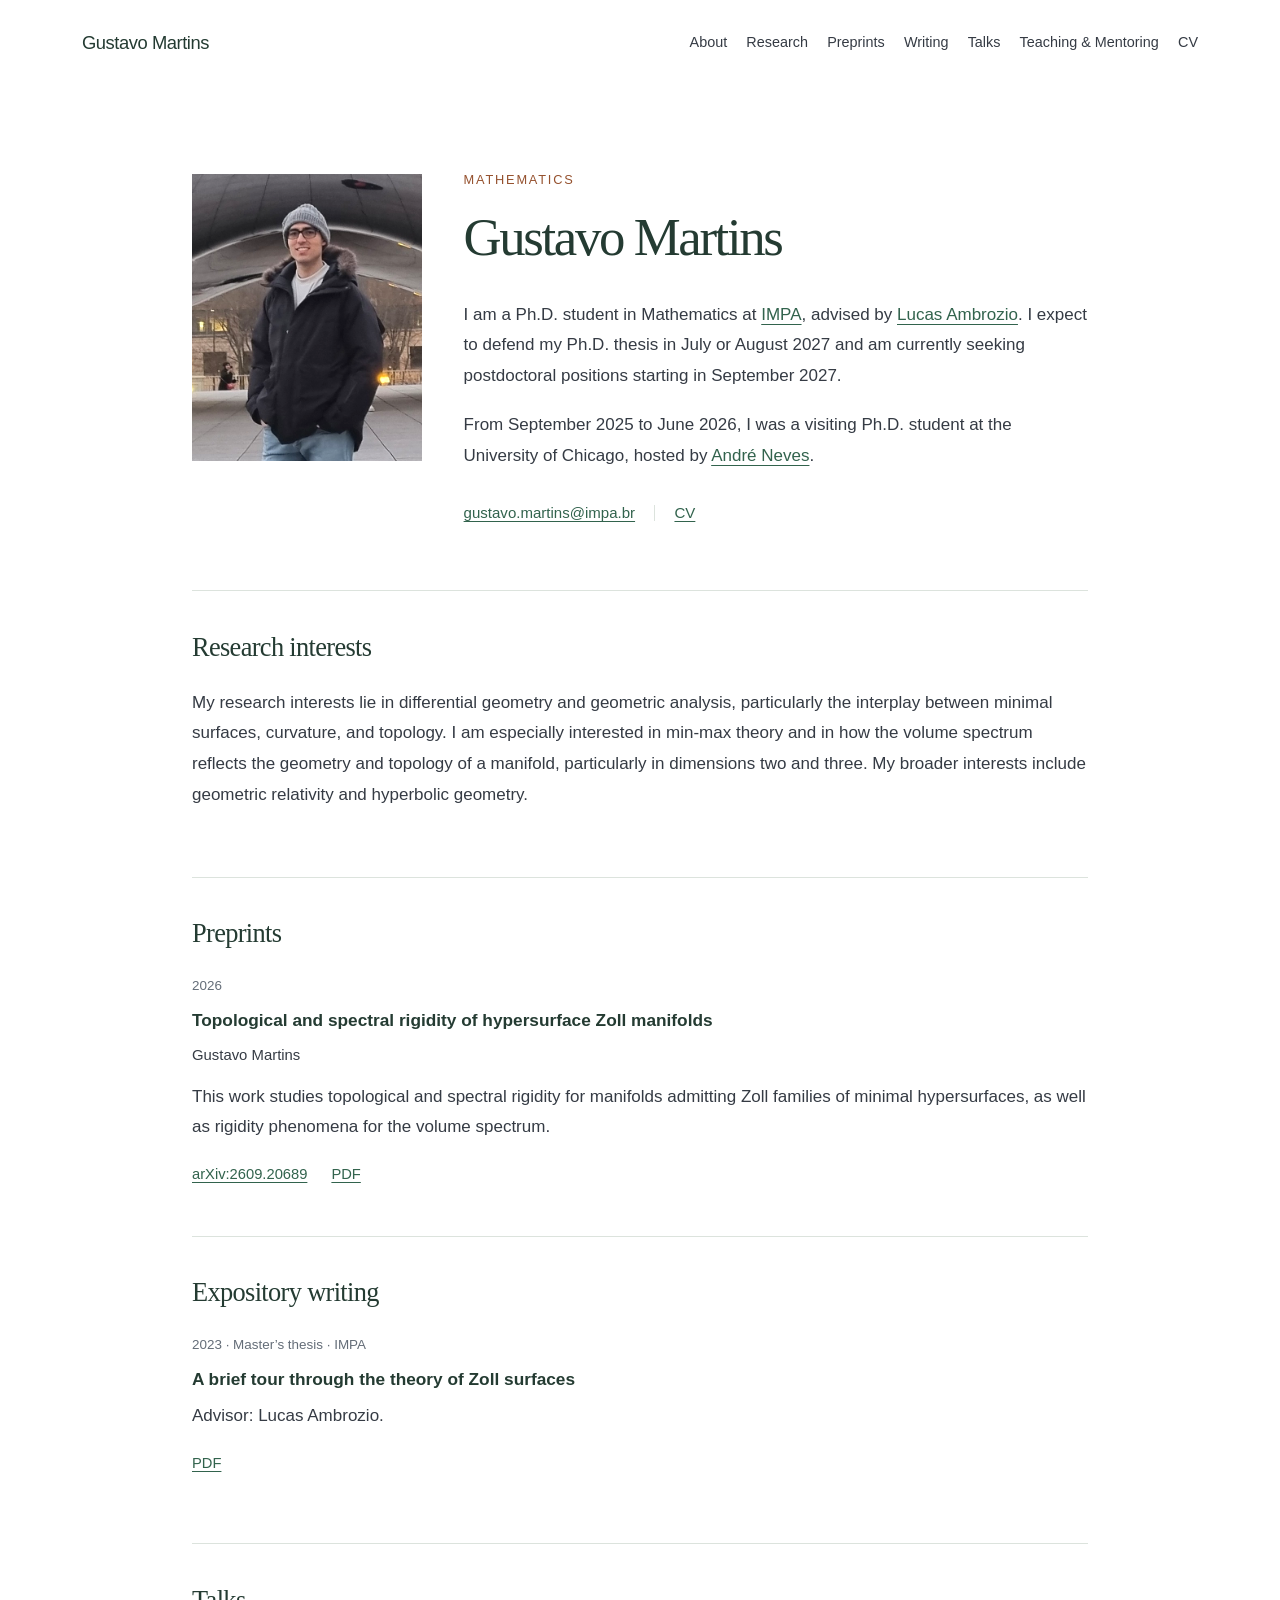
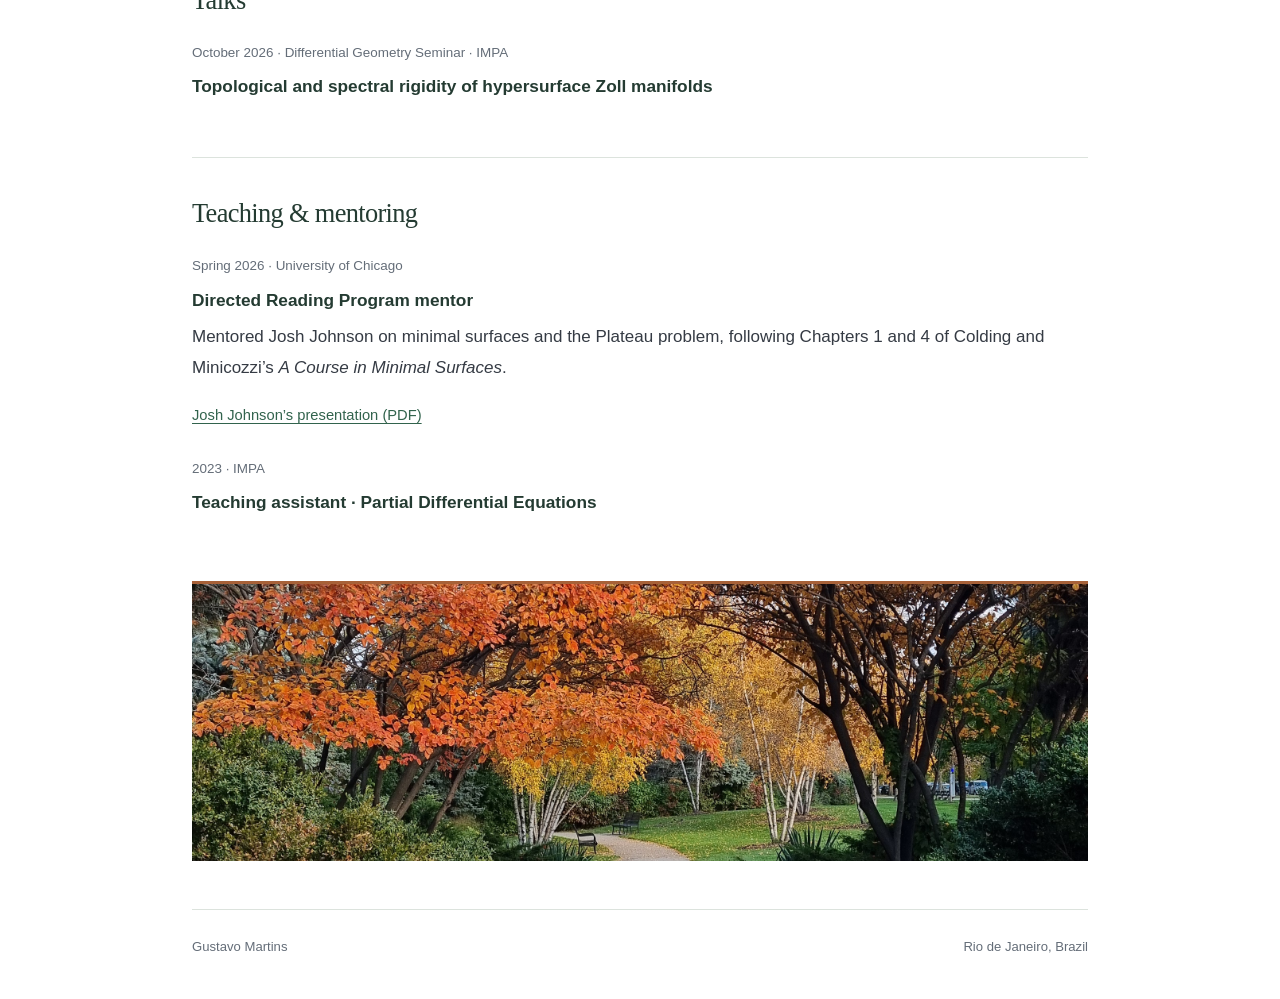
<file: index.html>
<!doctype html>
<html lang="en">
<head>
  <meta charset="utf-8">
  <meta name="viewport" content="width=device-width, initial-scale=1">
  <meta name="description" content="Gustavo Martins, Ph.D. student in Mathematics at IMPA. Research in differential geometry, geometric analysis, minimal surfaces, and the volume spectrum.">
  <meta name="theme-color" content="#203b32">
  <title>Gustavo Martins | Mathematics</title>
  <link rel="canonical" href="https://gm07oliveira.github.io/">
  <link rel="stylesheet" href="styles.css">
  <script src="script.js" defer></script>
</head>
<body>
  <a class="skip-link" href="#main">Skip to content</a>
  <header class="site-header" id="site-header">
    <nav class="navigation" aria-label="Main navigation">
      <a class="name" href="#about">Gustavo Martins</a>
      <div class="nav-links">
        <a href="#about">About</a>
        <a href="#research">Research</a>
        <a href="#preprints">Preprints</a>
        <a href="#writing">Writing</a>
        <a href="#talks">Talks</a>
        <a href="#teaching">Teaching &amp; Mentoring</a>
        <a href="files/Gustavo-Martins-CV.pdf" aria-label="Curriculum vitae (PDF)">CV</a>
      </div>
    </nav>
  </header>

  <main id="main">
    <section class="intro" id="about" aria-labelledby="name-heading">
      <div class="portrait"><img src="images/gustavo-martins.jpg" alt="Gustavo Martins in Chicago" fetchpriority="high"></div>
      <div class="intro-text">
      <p class="eyebrow">Mathematics</p>
      <h1 id="name-heading">Gustavo Martins</h1>
      <div class="intro-copy">
        <p>I am a Ph.D. student in Mathematics at <a href="https://impa.br/">IMPA</a>, advised by <a href="https://w3.impa.br/~l.ambrozio/">Lucas Ambrozio</a>. I expect to defend my Ph.D. thesis in July or August 2027 and am currently seeking postdoctoral positions starting in September 2027.</p>
        <p>From September 2025 to June 2026, I was a visiting Ph.D. student at the University of Chicago, hosted by <a href="https://www.math.uchicago.edu/~aneves/">André Neves</a>.</p>
      </div>
      <div class="contact-row">
        <a href="mailto:gustavo.martins@impa.br">gustavo.martins@impa.br</a>
        <span class="contact-divider" aria-hidden="true"></span>
        <a href="files/Gustavo-Martins-CV.pdf" aria-label="Curriculum vitae (PDF)">CV</a>
      </div>
      </div>
    </section>

    <section class="content-section" id="research" aria-labelledby="research-heading">
      <h2 id="research-heading">Research interests</h2>
      <p>My research interests lie in differential geometry and geometric analysis, particularly the interplay between minimal surfaces, curvature, and topology. I am especially interested in min-max theory and in how the volume spectrum reflects the geometry and topology of a manifold, particularly in dimensions two and three. My broader interests include geometric relativity and hyperbolic geometry.</p>
    </section>

    <section class="content-section" id="preprints" aria-labelledby="preprints-heading">
      <h2 id="preprints-heading">Preprints</h2>
      <article class="paper">
        <p class="item-meta">2026</p>
        <h3>Topological and spectral rigidity of hypersurface Zoll manifolds</h3>
        <p class="paper-author">Gustavo Martins</p>
        <p>This work studies topological and spectral rigidity for manifolds admitting Zoll families of minimal hypersurfaces, as well as rigidity phenomena for the volume spectrum.</p>
        <div class="paper-links">
          <a href="https://arxiv.org/abs/2609.20689">arXiv:2609.20689</a>
          <a href="https://arxiv.org/pdf/2609.20689" aria-label="Read the preprint as a PDF">PDF</a>
        </div>
      </article>
    </section>

    <section class="content-section" id="writing" aria-labelledby="writing-heading">
      <h2 id="writing-heading">Expository writing</h2>
      <article class="paper">
        <p class="item-meta">2023 · Master’s thesis · IMPA</p>
        <h3>A brief tour through the theory of Zoll surfaces</h3>
        <p>Advisor: Lucas Ambrozio.</p>
        <p class="paper-links"><a href="https://impa.br/wp-content/uploads/2023/09/dissertacao_mest_Gustavo-Marques-de-Oliveira.pdf" aria-label="Read the master’s thesis (PDF)">PDF</a></p>
      </article>
    </section>

    <section class="content-section" id="talks" aria-labelledby="talks-heading">
      <h2 id="talks-heading">Talks</h2>
      <article class="experience">
        <p class="item-meta">October 2026 · Differential Geometry Seminar · IMPA</p>
        <h3>Topological and spectral rigidity of hypersurface Zoll manifolds</h3>
      </article>
    </section>

    <section class="content-section" id="teaching" aria-labelledby="teaching-heading">
      <h2 id="teaching-heading">Teaching &amp; mentoring</h2>
      <article class="experience">
        <p class="item-meta">Spring 2026 · University of Chicago</p>
        <h3>Directed Reading Program mentor</h3>
        <p>Mentored Josh Johnson on minimal surfaces and the Plateau problem, following Chapters 1 and 4 of Colding and Minicozzi’s <em>A Course in Minimal Surfaces</em>.</p>
        <p class="paper-links"><a href="files/Josh-Johnson-DRP-Presentation.pdf">Josh Johnson’s presentation (PDF)</a></p>
      </article>
      <article class="experience">
        <p class="item-meta">2023 · IMPA</p>
        <h3>Teaching assistant · Partial Differential Equations</h3>
      </article>
    </section>
    <figure class="landscape"><img src="images/autumn-landscape.jpg" alt="A garden path beneath orange autumn leaves and green foliage" loading="lazy"></figure>
  </main>

  <footer>
    <span>Gustavo Martins</span>
    <span>Rio de Janeiro, Brazil</span>
  </footer>
</body>
</html>
</file>
<file: styles.css>
:root {
  color-scheme: light;
  --ink: #243b32;
  --text: #353b44;
  --muted: #646d78;
  --link: #32634d;
  --line: #dce3dd;
  --page: #fff;
}
* { box-sizing: border-box; }
html { scroll-behavior: smooth; scroll-padding-top: 7.5rem; }
body { margin: 0; background: var(--page); color: var(--text); font-family: Arial, Helvetica, sans-serif; font-size: 17px; line-height: 1.8; -webkit-font-smoothing: antialiased; }
a { color: var(--link); text-decoration-thickness: 1px; text-underline-offset: .22em; }
a:hover { color: var(--ink); }
a:focus-visible { outline: 2px solid currentColor; outline-offset: 5px; border-radius: 1px; }
.skip-link { position: fixed; top: -100px; left: 1rem; z-index: 100; padding: .5rem 1rem; background: white; }
.skip-link:focus { top: .5rem; }
.site-header { position: fixed; inset: 0 0 auto; z-index: 10; isolation: isolate; overflow: hidden; background: transparent; transition: background .22s, box-shadow .22s; }
.site-header::before { content: ""; position: absolute; inset: -24px; z-index: -1; pointer-events: none; background: linear-gradient(rgb(16 25 20 / 40%), rgb(16 25 20 / 40%)), url("images/autumn-landscape.jpg") center 43% / cover no-repeat; filter: blur(12px); opacity: 0; transition: opacity .22s; }
.site-header.scrolled::before { opacity: 1; }
.navigation { max-width: 1180px; min-height: 86px; margin: auto; padding: 1rem 2rem; display: flex; align-items: center; justify-content: space-between; gap: 2rem; }
.name { font-size: 1.15rem; font-weight: 500; letter-spacing: -.025em; color: var(--ink); text-decoration: none; white-space: nowrap; }
.nav-links { display: flex; align-items: center; gap: 1.2rem; font-size: .9rem; line-height: 1.5; }
.nav-links a { color: var(--text); text-decoration: none; }
.nav-links a:hover { text-decoration: underline; }
.cv-label { color: var(--muted); cursor: default; }
.site-header.scrolled { background: #203b32; box-shadow: 0 1px 8px #00000018; }
.site-header.scrolled a { color: #fff; text-shadow: 0 1px 3px rgb(0 0 0 / 65%); }
.site-header.scrolled .cv-label { color: #c4c4c4; }
main { max-width: 960px; margin: 0 auto; padding: 0 2rem; }
.intro { padding: 10.5rem 0 4rem; }
.eyebrow { color: #95512e; font-size: .8rem; letter-spacing: .14em; text-transform: uppercase; margin: 0 0 1rem; }
h1, h2, h3 { color: var(--ink); }
h1 { font-family: Georgia, 'Times New Roman', serif; font-weight: 400; font-size: clamp(2.5rem, 5.5vw, 3.7rem); letter-spacing: -.045em; line-height: 1.15; margin: 0 0 2rem; }
p { margin: 0 0 1.15rem; }
.intro-copy { max-width: 820px; }
.contact-row { display: flex; align-items: center; flex-wrap: wrap; gap: 1.2rem; margin-top: 1.75rem; font-size: .94rem; }
.contact-divider { height: 1rem; width: 1px; background: var(--line); }
.content-section { border-top: 1px solid var(--line); padding: 2.4rem 0 3rem; }
h2 { font-family: Georgia, 'Times New Roman', serif; font-size: 1.65rem; font-weight: 400; letter-spacing: -.025em; line-height: 1.3; margin: 0 0 1.5rem; }
h3 { font-size: 1.08rem; font-weight: 600; line-height: 1.55; margin: 0 0 .55rem; }
.item-meta { color: var(--muted); font-size: .84rem; margin-bottom: .5rem; }
.paper-author { font-size: .93rem; margin-bottom: .8rem; }
.paper-links { display: flex; gap: 1.5rem; font-size: .92rem; }
.experience + .experience { margin-top: 1.8rem; }
.experience p:last-child { margin-bottom: 0; }
footer { max-width: 896px; margin: 0 auto; border-top: 1px solid var(--line); padding: 1.6rem 0 2.5rem; display: flex; justify-content: space-between; gap: 1rem; font-size: .82rem; color: var(--muted); }
@media (max-width: 1100px) {
  .navigation { gap: .6rem; align-items: flex-start; flex-direction: column; padding: .8rem 1.5rem; }
  .nav-links { flex-wrap: wrap; column-gap: 1.25rem; row-gap: .4rem; font-size: .85rem; }
  .intro { padding-top: 11rem; }
  html { scroll-padding-top: 10rem; }
  footer { margin: 0 2rem; }
}
@media (max-width: 480px) {
  body { font-size: 16px; }
  main { padding: 0 1.4rem; }
  .navigation { padding-inline: 1.4rem; }
  .nav-links { column-gap: 1rem; }
  .intro { padding-bottom: 2.5rem; }
  .content-section { padding: 2rem 0 2.5rem; }
  footer { margin: 0 1.4rem; flex-direction: column; gap: .25rem; }
}
@media (prefers-reduced-motion: reduce) {
  html { scroll-behavior: auto; }
  .site-header, .site-header::before { transition: none; }
}

/* Display-only framing and light adjustment; original photographs are intact. */
.intro { display: grid; grid-template-columns: 230px minmax(0, 1fr); gap: 2.6rem; align-items: start; }
.intro-text { min-width: 0; }
.intro h1 { font-size: clamp(2.4rem, 4.5vw, 3.3rem); }
.portrait { position: relative; width: 100%; aspect-ratio: 4 / 5; overflow: hidden; margin-top: .35rem; background: #e9e9e6; }
.portrait img { position: absolute; width: 500%; max-width: none; height: auto; left: 50%; top: 0; transform: translate(-50%, -44%); filter: brightness(1.16); }
.landscape { margin: .5rem 0 3rem; height: 280px; overflow: hidden; border-top: 3px solid #a76138; }
.landscape img { width: 100%; height: 100%; object-fit: cover; object-position: center 48%; display: block; }
@media (max-width: 700px) {
 .intro { grid-template-columns: 1fr; gap: 2rem; }
 .portrait { width: 210px; }
 .landscape { height: 250px; }
}
</file>
